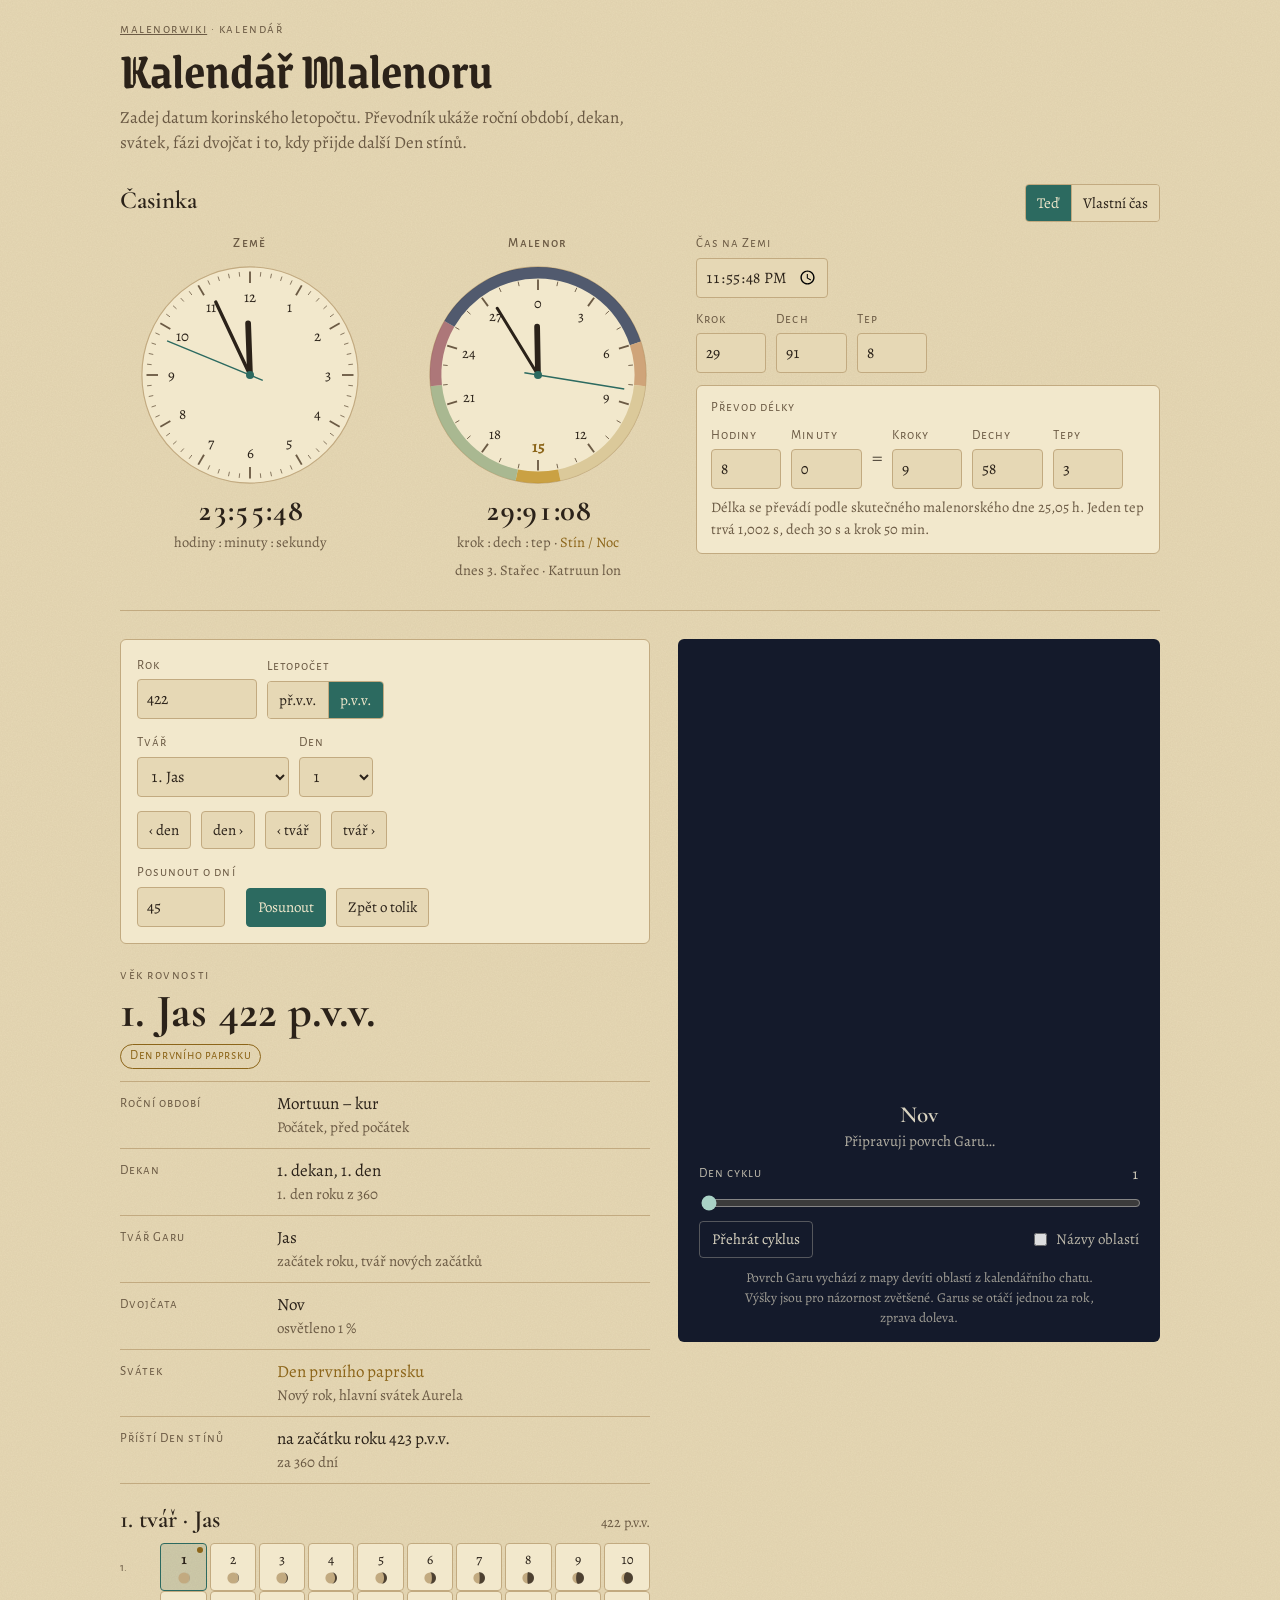
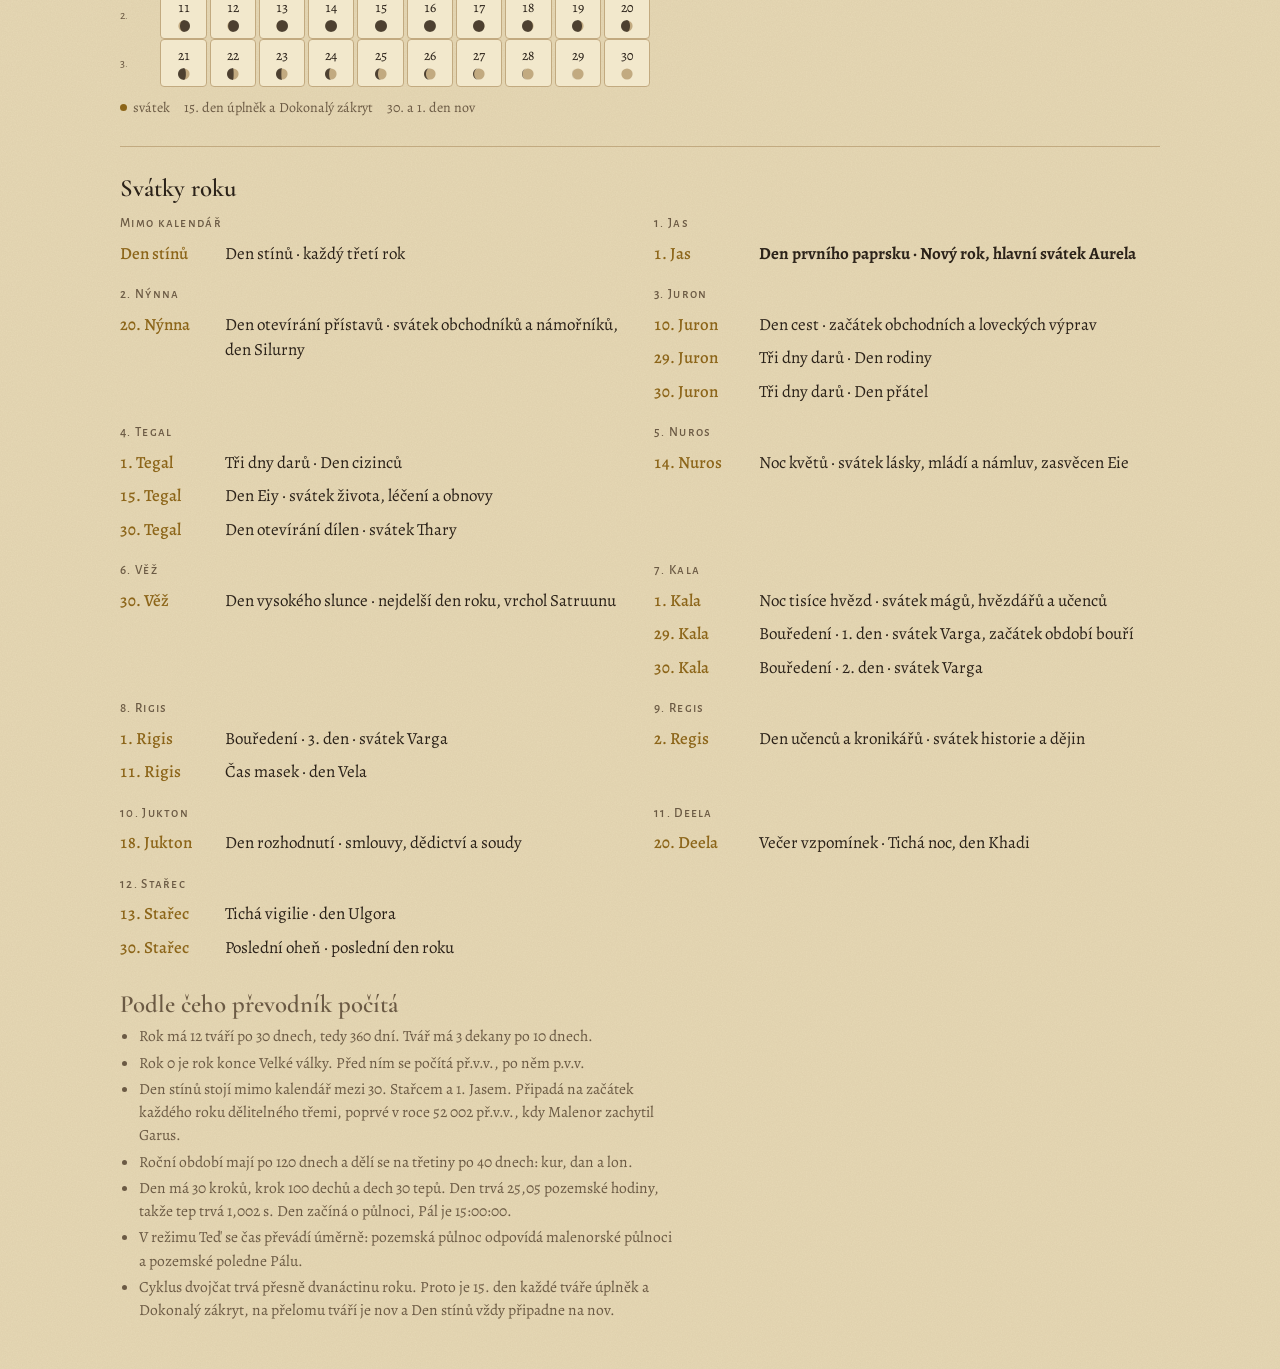
<file: kalendar.html>
<!doctype html>
<html lang="cs">
<head>
<meta charset="utf-8">
<meta name="viewport" content="width=device-width,initial-scale=1,viewport-fit=cover">
<style>:root{padding-top:env(safe-area-inset-top,0px);padding-bottom:env(safe-area-inset-bottom,0px)}body{margin:0}img{max-width:100%}[hidden]{display:none!important}</style>
</head>
<body>
<script>if (/[?&]embed\b/.test(location.search)) document.documentElement.classList.add("embed");</script>
<title>Kalendář Malenoru</title>
<meta name="claude:viewport-fit-sides" content="cover">
<link rel="preconnect" href="https://fonts.googleapis.com">
<link rel="preconnect" href="https://fonts.gstatic.com" crossorigin>
<link rel="stylesheet" href="https://fonts.googleapis.com/css2?family=Grenze+Gotisch:wght@600;700&family=Cormorant+Garamond:wght@500;600;700&family=Alegreya:ital,wght@0,400;0,500;0,700;1,400&family=Alegreya+Sans+SC:wght@500;700&display=swap">
<style>
/* Layout: almanach v jednom sloupci; na širokém displeji vlevo datum a údaje, vpravo noční obloha s dvojčaty. */
:root{
  --bg:#e6d8b5;          /* pergamen */
  --surface:#f2e8cc;
  --ink:#2b2219;         /* duběnkový inkoust */
  --muted:#6b5a44;
  --rule:#c2aa80;
  --accent:#2c6a60;      /* zoxidovaná měď */
  --accent-ink:#f2e8cc;
  --gold:#8c6519;        /* svátky */
  --sky:#141a2b;         /* obloha je noční v obou motivech */
  --sky-ink:#d9d3c0;
  --sky-line:#d9d3c055;
  --sky-accent:#a9d2c6;
  --sel:#2c6a6022;
  --pd-night:#36425e;--pd-dawn:#c9986a;--pd-morn:#d8c592;--pd-noon:#c3962c;--pd-aft:#9db188;--pd-dusk:#a2646b;
  --font-title:"Grenze Gotisch","Cormorant Garamond",Garamond,serif;
  --font-display:"Cormorant Garamond","Cormorant",Garamond,"Times New Roman",serif;
  --font-body:"Alegreya",Georgia,"Times New Roman",serif;
  --font-label:"Alegreya Sans SC","Alegreya Sans","Gill Sans",system-ui,sans-serif;
}
@media (prefers-color-scheme: dark){
  :root:not([data-theme="light"]){
    --bg:#16110d;--surface:#211a14;--ink:#eadcbc;--muted:#a8977b;--rule:#3b3024;
    --accent:#7cc0b0;--accent-ink:#16110d;--gold:#d6b25e;--sky:#0a0d16;--sky-ink:#d9d3c0;--sel:#7cc0b025;
    --pd-night:#3b4868;--pd-dawn:#b8895c;--pd-morn:#b4a473;--pd-noon:#d6b25e;--pd-aft:#7e9876;--pd-dusk:#9a5b66;
    color-scheme:dark;
  }
}
:root[data-theme="dark"]{
  --bg:#16110d;--surface:#211a14;--ink:#eadcbc;--muted:#a8977b;--rule:#3b3024;
  --accent:#7cc0b0;--accent-ink:#16110d;--gold:#d6b25e;--sky:#0a0d16;--sky-ink:#d9d3c0;--sel:#7cc0b025;
  --pd-night:#3b4868;--pd-dawn:#b8895c;--pd-morn:#b4a473;--pd-noon:#d6b25e;--pd-aft:#7e9876;--pd-dusk:#9a5b66;
  color-scheme:dark;
}
*{box-sizing:border-box}
body{
  background:var(--bg);color:var(--ink);font-family:var(--font-body);font-size:17px;line-height:1.5;
  padding-left:max(16px,env(safe-area-inset-left,0px));padding-right:max(16px,env(safe-area-inset-right,0px));
  padding-block:20px 48px;
}
body{background-image:url("data:image/svg+xml;utf8,<svg xmlns='http://www.w3.org/2000/svg' width='220' height='220'><filter id='p'><feTurbulence type='fractalNoise' baseFrequency='.8' numOctaves='3' stitchTiles='stitch'/><feColorMatrix values='0 0 0 0 .35  0 0 0 0 .25  0 0 0 0 .12  0 0 0 .11 0'/></filter><rect width='100%' height='100%' filter='url(%23p)'/></svg>")}
.wrap{max-width:1040px;margin:0 auto;display:flex;flex-direction:column;gap:28px}
header{display:flex;flex-direction:column;gap:4px}
.eyebrow{font-family:var(--font-label);font-size:13px;letter-spacing:.12em;color:var(--muted);text-transform:lowercase}
h1{font-family:var(--font-title);font-weight:600;font-size:clamp(2.1rem,6vw,3.2rem);line-height:1;margin:0;text-wrap:balance}
h2{font-family:var(--font-display);font-weight:600;font-size:1.55rem;line-height:1.1;margin:0;text-wrap:balance}
.lede{margin:6px 0 0;color:var(--muted);max-width:60ch}

.grid{display:grid;grid-template-columns:1fr;gap:28px;align-items:start}
@media (min-width:860px){.grid{grid-template-columns:minmax(0,1.1fr) minmax(0,1fr)}}
.col{display:flex;flex-direction:column;gap:22px;min-width:0}

/* ovládání */
.controls{display:flex;flex-direction:column;gap:14px;padding:16px;background:var(--surface);border:1px solid var(--rule);border-radius:6px}
.row{display:flex;flex-wrap:wrap;gap:10px;align-items:end}
.field{display:flex;flex-direction:column;gap:4px;min-width:0}
.field label,.lbl{font-family:var(--font-label);font-size:13px;letter-spacing:.08em;color:var(--muted)}
input,select,button{font:inherit;color:inherit}
input[type=number],select{
  background:var(--bg);border:1px solid var(--rule);border-radius:4px;padding:7px 9px;font-size:16px;
  font-variant-numeric:tabular-nums;min-width:0
}
#year{width:7.5em}
#month{width:9.5em}
#day{width:4.6em}
#shiftN{width:5.5em}
.seg{display:inline-flex;border:1px solid var(--rule);border-radius:4px;overflow:hidden}
.seg button{background:var(--bg);border:0;padding:7px 11px;font-size:15px;cursor:pointer}
.seg button+button{border-left:1px solid var(--rule)}
.seg button[aria-pressed="true"]{background:var(--accent);color:var(--accent-ink)}
.btn{background:var(--bg);border:1px solid var(--rule);border-radius:4px;padding:7px 11px;font-size:15px;cursor:pointer;white-space:nowrap}
.btn:hover{border-color:var(--accent)}
.btn.primary{background:var(--accent);color:var(--accent-ink);border-color:var(--accent)}
:focus-visible{outline:2px solid var(--accent);outline-offset:2px}

/* výsledek */
.date-line{display:flex;flex-direction:column;gap:2px}
.date-big{font-family:var(--font-display);font-weight:700;font-size:clamp(2rem,7vw,2.9rem);line-height:1.05;text-wrap:balance}
.chips{display:flex;flex-wrap:wrap;gap:6px;margin-top:6px}
.chip{font-family:var(--font-label);font-size:12.5px;letter-spacing:.06em;padding:2px 9px;border-radius:999px;border:1px solid var(--rule);color:var(--muted)}
.chip.gold{border-color:var(--gold);color:var(--gold)}
.chip.acc{border-color:var(--accent);color:var(--accent)}
.facts{display:flex;flex-direction:column;margin:0;border-top:1px solid var(--rule)}
.fact{display:grid;grid-template-columns:8.5em minmax(0,1fr);gap:12px;padding:9px 0;border-bottom:1px solid var(--rule)}
.fact dt{font-family:var(--font-label);font-size:13px;letter-spacing:.08em;color:var(--muted);padding-top:3px}
.fact dd{margin:0;min-width:0}
.fact dd small{display:block;color:var(--muted);font-size:15px}
.fact.holiday dd{color:var(--gold)}
@media (max-width:420px){.fact{grid-template-columns:1fr;gap:0}}

/* měsíční pohled */
.month{display:flex;flex-direction:column;gap:10px}
.month-head{display:flex;justify-content:space-between;align-items:baseline;gap:10px;flex-wrap:wrap}
.month-head small{color:var(--muted)}
.dekan{display:grid;grid-template-columns:2.2em repeat(10,minmax(0,1fr));gap:3px;align-items:stretch}
.dekan .dk{font-family:var(--font-label);font-size:12px;color:var(--muted);display:flex;align-items:center;letter-spacing:.04em}
.day{
  position:relative;display:flex;flex-direction:column;align-items:center;gap:2px;padding:5px 0 6px;
  background:var(--surface);border:1px solid var(--rule);border-radius:4px;cursor:pointer;min-width:0;
  font-variant-numeric:tabular-nums;font-size:14px
}
.day:hover{border-color:var(--accent)}
.day[aria-current="date"]{background:var(--sel);border-color:var(--accent);font-weight:700}
.day .hd{position:absolute;top:3px;right:3px;width:6px;height:6px;border-radius:50%;background:var(--gold)}
.day svg{display:block}
.ds-day{align-self:flex-start;display:inline-flex;gap:8px;align-items:center;background:var(--surface);border:1px dashed var(--gold);color:var(--gold);border-radius:4px;padding:5px 10px;cursor:pointer;font-size:15px}
.ds-day[aria-current="date"]{background:var(--sel);font-weight:700}
.legend{display:flex;flex-wrap:wrap;gap:14px;font-size:14px;color:var(--muted)}
.legend span{display:inline-flex;align-items:center;gap:6px}
.legend i{width:7px;height:7px;border-radius:50%;background:var(--gold);display:inline-block}

/* obloha */
.sky{background:var(--sky);color:var(--sky-ink);border-radius:6px;padding:14px;display:flex;flex-direction:column;gap:10px}
.sky canvas{width:100%;max-width:440px;aspect-ratio:1/1;align-self:center;display:block}
.sky-caption{display:flex;flex-direction:column;gap:2px;text-align:center}
.sky-caption strong{font-family:var(--font-display);font-size:1.45rem;font-weight:600;line-height:1.1}
.sky-caption span{font-size:15px;opacity:.82}
.sky-note{font-size:13.5px;opacity:.7;text-align:center;margin:0;max-width:52ch;align-self:center}
.sky-controls{display:flex;flex-direction:column;gap:8px;width:100%;max-width:440px;align-self:center}
.sky-row{display:flex;justify-content:space-between;align-items:center;gap:10px;flex-wrap:wrap}
.sky-row label{font-family:var(--font-label);font-size:13px;letter-spacing:.08em;opacity:.85}
.sky-row output{font-variant-numeric:tabular-nums;font-size:15px}
.sky input[type=range]{width:100%;accent-color:var(--sky-accent)}
.sky-btn{background:transparent;color:var(--sky-ink);border:1px solid var(--sky-line);border-radius:4px;padding:6px 12px;font-size:15px;cursor:pointer}
.sky-btn[aria-pressed="true"]{background:var(--sky-accent);color:var(--sky);border-color:var(--sky-accent)}
.chk{display:inline-flex;gap:6px;align-items:center;font-family:var(--font-body)!important;letter-spacing:0!important;font-size:15px!important;cursor:pointer}
.sky-loading{font-size:14px;opacity:.75;text-align:center}

/* svátky roku */
.feasts{display:flex;flex-direction:column;gap:14px}
.feast-group{display:flex;flex-direction:column;gap:2px}
.feast-group h3{font-family:var(--font-label);font-size:13px;letter-spacing:.1em;color:var(--muted);margin:0 0 2px;font-weight:500}
.feast{display:flex;gap:10px;align-items:baseline;background:none;border:0;padding:3px 0;text-align:left;cursor:pointer;width:100%}
.feast b{font-variant-numeric:tabular-nums;min-width:5.6em;color:var(--gold);font-weight:500}
.feast span{min-width:0}
.feast:hover span{text-decoration:underline;text-underline-offset:3px}
@media (min-width:640px){.feasts{display:grid;grid-template-columns:repeat(2,minmax(0,1fr));gap:16px 28px}}

/* časinka */
.clocks{display:flex;flex-wrap:wrap;gap:18px 28px;align-items:flex-start}
.clock{display:flex;flex-direction:column;align-items:center;gap:6px;flex:1 1 180px;min-width:0;max-width:260px}
.clock svg{width:100%;max-width:230px;height:auto;display:block}
.clock h3{font-family:var(--font-label);font-size:13px;letter-spacing:.1em;color:var(--muted);margin:0;font-weight:500}
.digital{font-family:var(--font-display);font-weight:700;font-size:1.9rem;line-height:1;font-variant-numeric:tabular-nums;letter-spacing:.02em}
.digital-sub{font-size:14.5px;color:var(--muted);text-align:center}
.part{color:var(--gold)}
.clock-tools{display:flex;flex-direction:column;gap:12px;flex:1 1 260px;min-width:0}
.clock-tools .row{align-items:end}
.k-in{width:4.4em}
input[type=time]{background:var(--bg);border:1px solid var(--rule);border-radius:4px;padding:6px 8px;font-size:16px;font-variant-numeric:tabular-nums}
.dur{display:flex;flex-direction:column;gap:8px;padding:12px 14px;border:1px solid var(--rule);border-radius:6px;background:var(--surface)}
.dur p{margin:0;font-size:14.5px;color:var(--muted)}
.eq{font-family:var(--font-display);font-size:1.4rem;align-self:center;padding-bottom:4px}
.rules{display:flex;flex-direction:column;gap:6px;color:var(--muted);font-size:15.5px;max-width:70ch}
.rules ul{margin:0;padding-left:1.2em;display:flex;flex-direction:column;gap:3px}
section{display:flex;flex-direction:column;gap:12px}
hr{border:0;border-top:1px solid var(--rule);margin:0;width:100%}
@media (prefers-reduced-motion:reduce){*{transition:none!important}}
html.embed body{padding:0 0 8px;background:transparent}
html.embed header{display:none}
</style>

<div class="wrap">
  <header>
    <span class="eyebrow"><a href="./#/" style="color:inherit">MalenorWiki</a> · kalendář</span>
    <h1>Kalendář Malenoru</h1>
    <p class="lede">Zadej datum korinského letopočtu. Převodník ukáže roční období, dekan, svátek, fázi dvojčat i to, kdy přijde další Den stínů.</p>
  </header>

  <section aria-labelledby="clockTitle">
    <div class="month-head">
      <h2 id="clockTitle">Časinka</h2>
      <div class="seg" role="group" aria-label="Režim hodin">
        <button type="button" id="modeNow" aria-pressed="true">Teď</button>
        <button type="button" id="modeCustom" aria-pressed="false">Vlastní čas</button>
      </div>
    </div>
    <div class="clocks">
      <div class="clock">
        <h3>Země</h3>
        <svg id="earthDial" viewBox="0 0 200 200" role="img" aria-label="Pozemské hodiny"></svg>
        <div class="digital" id="earthDigital">00:00:00</div>
        <div class="digital-sub">hodiny : minuty : sekundy</div>
      </div>
      <div class="clock">
        <h3>Malenor</h3>
        <svg id="malDial" viewBox="0 0 200 200" role="img" aria-label="Malenorská časinka"></svg>
        <div class="digital" id="malDigital">00:00:00</div>
        <div class="digital-sub">krok : dech : tep · <span class="part" id="malPart">Stín</span></div>
        <div class="digital-sub" id="malToday"></div>
      </div>
      <div class="clock-tools">
        <div class="row">
          <div class="field">
            <label for="earthTime">Čas na Zemi</label>
            <input type="time" id="earthTime" step="1" value="12:00:00">
          </div>
        </div>
        <div class="row">
          <div class="field"><label for="mK">Krok</label><input type="number" class="k-in" id="mK" min="0" max="29" value="15"></div>
          <div class="field"><label for="mD">Dech</label><input type="number" class="k-in" id="mD" min="0" max="99" value="0"></div>
          <div class="field"><label for="mT">Tep</label><input type="number" class="k-in" id="mT" min="0" max="29" value="0"></div>
        </div>
        <div class="dur" role="group" aria-labelledby="durTitle">
          <span class="lbl" id="durTitle">Převod délky</span>
          <div class="row">
            <div class="field"><label for="dH">Hodiny</label><input type="number" class="k-in" id="dH" min="0" value="8"></div>
            <div class="field"><label for="dM">Minuty</label><input type="number" class="k-in" id="dM" min="0" max="59" value="0"></div>
            <span class="eq" aria-hidden="true">=</span>
            <div class="field"><label for="dK">Kroky</label><input type="number" class="k-in" id="dK" min="0"></div>
            <div class="field"><label for="dD">Dechy</label><input type="number" class="k-in" id="dD" min="0" max="99"></div>
            <div class="field"><label for="dT">Tepy</label><input type="number" class="k-in" id="dT" min="0" max="29"></div>
          </div>
          <p>Délka se převádí podle skutečného malenorského dne 25,05 h. Jeden tep trvá 1,002 s, dech 30 s a krok 50 min.</p>
        </div>
      </div>
    </div>
  </section>

  <hr>

  <div class="grid">
    <div class="col">
      <form class="controls" id="form" autocomplete="off">
        <div class="row">
          <div class="field">
            <label for="year">Rok</label>
            <input type="number" id="year" min="0" step="1" inputmode="numeric" value="422">
          </div>
          <div class="field">
            <span class="lbl" id="eraLbl">Letopočet</span>
            <div class="seg" role="group" aria-labelledby="eraLbl">
              <button type="button" id="eraBefore" aria-pressed="false">př.v.v.</button>
              <button type="button" id="eraAfter" aria-pressed="true">p.v.v.</button>
            </div>
          </div>
        </div>
        <div class="row">
          <div class="field">
            <label for="month">Tvář</label>
            <select id="month"></select>
          </div>
          <div class="field" id="dayField">
            <label for="day">Den</label>
            <select id="day"></select>
          </div>
        </div>
        <div class="row">
          <button type="button" class="btn" id="prevD">‹ den</button>
          <button type="button" class="btn" id="nextD">den ›</button>
          <button type="button" class="btn" id="prevM">‹ tvář</button>
          <button type="button" class="btn" id="nextM">tvář ›</button>
        </div>
        <div class="row">
          <div class="field">
            <label for="shiftN">Posunout o dní</label>
            <input type="number" id="shiftN" step="1" inputmode="numeric" value="45">
          </div>
          <button type="submit" class="btn primary" id="shiftGo">Posunout</button>
          <button type="button" class="btn" id="shiftBack">Zpět o tolik</button>
        </div>
      </form>

      <section aria-labelledby="dateBig">
        <div class="date-line">
          <span class="eyebrow" id="weekLine"></span>
          <div class="date-big" id="dateBig"></div>
          <div class="chips" id="chips"></div>
        </div>
        <dl class="facts" id="facts"></dl>
      </section>

      <section class="month" aria-labelledby="monthTitle">
        <div class="month-head">
          <h2 id="monthTitle"></h2>
          <small id="monthSub"></small>
        </div>
        <button type="button" class="ds-day" id="dsDay" hidden>Den stínů · den trojčat</button>
        <div id="dekans"></div>
        <div class="legend">
          <span><i></i> svátek</span>
          <span>15. den úplněk a Dokonalý zákryt</span>
          <span>30. a 1. den nov</span>
        </div>
      </section>
    </div>

    <div class="col">
      <div class="sky">
        <canvas id="sky" width="440" height="440" role="img" aria-label="Poloha a fáze Garu a Rigu"></canvas>
        <div class="sky-caption">
          <strong id="skyTitle"></strong>
          <span id="skySub"></span>
        </div>
        <div class="sky-controls">
          <div class="sky-row">
            <label for="cycle">Den cyklu</label>
            <output id="cycleOut" for="cycle">1</output>
          </div>
          <input type="range" id="cycle" min="1" max="30" step="0.1" value="1">
          <div class="sky-row">
            <button type="button" class="sky-btn" id="play">Přehrát cyklus</button>
            <label class="chk" for="labels"><input type="checkbox" id="labels"> Názvy oblastí</label>
          </div>
        </div>
        <p class="sky-note">Povrch Garu vychází z mapy devíti oblastí z kalendářního chatu. Výšky jsou pro názornost zvětšené. Garus se otáčí jednou za rok, zprava doleva.</p>
      </div>
    </div>
  </div>

  <hr>

  <section aria-labelledby="feastsTitle">
    <h2 id="feastsTitle">Svátky roku</h2>
    <div class="feasts" id="feasts"></div>
  </section>

  <section class="rules" aria-labelledby="rulesTitle">
    <h2 id="rulesTitle">Podle čeho převodník počítá</h2>
    <ul>
      <li>Rok má 12 tváří po 30 dnech, tedy 360 dní. Tvář má 3 dekany po 10 dnech.</li>
      <li>Rok 0 je rok konce Velké války. Před ním se počítá př.v.v., po něm p.v.v.</li>
      <li>Den stínů stojí mimo kalendář mezi 30. Stařcem a 1. Jasem. Připadá na začátek každého roku dělitelného třemi, poprvé v roce 52 002 př.v.v., kdy Malenor zachytil Garus.</li>
      <li>Roční období mají po 120 dnech a dělí se na třetiny po 40 dnech: kur, dan a lon.</li>
      <li>Den má 30 kroků, krok 100 dechů a dech 30 tepů. Den trvá 25,05 pozemské hodiny, takže tep trvá 1,002 s. Den začíná o půlnoci, Pál je 15:00:00.</li>
      <li>V režimu Teď se čas převádí úměrně: pozemská půlnoc odpovídá malenorské půlnoci a pozemské poledne Pálu.</li>
      <li>Cyklus dvojčat trvá přesně dvanáctinu roku. Proto je 15. den každé tváře úplněk a Dokonalý zákryt, na přelomu tváří je nov a Den stínů vždy připadne na nov.</li>
    </ul>
  </section>
</div>

<script type="text/plain" id="moonSrc">
// MOON START
// Model povrchu Garu podle mapy v2 (kalendářní chat) a jednoduchý renderer koule.
const MoonModel = (() => {
  const DEG = Math.PI / 180;
  function hash(i, j, k, seed){
    let h = Math.imul(i, 374761393) ^ Math.imul(j, 668265263) ^ Math.imul(k, 1274126177) ^ Math.imul(seed, 1442695041);
    h = Math.imul(h ^ (h >>> 13), 1274126177); h ^= h >>> 16;
    return (h >>> 0) / 4294967296;
  }
  function vnoise(x, y, z, seed){
    const xi = Math.floor(x), yi = Math.floor(y), zi = Math.floor(z);
    const xf = x - xi, yf = y - yi, zf = z - zi;
    const u = xf*xf*(3-2*xf), v = yf*yf*(3-2*yf), w = zf*zf*(3-2*zf);
    const c000 = hash(xi,yi,zi,seed), c100 = hash(xi+1,yi,zi,seed), c010 = hash(xi,yi+1,zi,seed), c110 = hash(xi+1,yi+1,zi,seed);
    const c001 = hash(xi,yi,zi+1,seed), c101 = hash(xi+1,yi,zi+1,seed), c011 = hash(xi,yi+1,zi+1,seed), c111 = hash(xi+1,yi+1,zi+1,seed);
    const x00 = c000 + (c100-c000)*u, x10 = c010 + (c110-c010)*u, x01 = c001 + (c101-c001)*u, x11 = c011 + (c111-c011)*u;
    const y0 = x00 + (x10-x00)*v, y1 = x01 + (x11-x01)*v;
    return (y0 + (y1-y0)*w) * 2 - 1;
  }
  function fbm(x, y, z, oct, seed){
    let s = 0, a = 0.5, f = 1;
    for (let o = 0; o < oct; o++){ s += a * vnoise(x*f, y*f, z*f, seed + o*17); a *= 0.5; f *= 2.03; }
    return s;
  }
  const sq = v => v*v;
  const sstep = (a, b, x) => { const t = Math.min(1, Math.max(0, (x - a) / (b - a))); return t*t*(3-2*t); };
  const wrapDeg = d => ((d + 540) % 360) - 180;
  function rng(seed){ return () => { seed = (Math.imul(seed, 1664525) + 1013904223) >>> 0; return seed / 4294967296; }; }

  function makeTexture(TW, TH, build){
    const N = TW*TH;
    const tex = {TW, TH, A: new Float32Array(N), H: new Float32Array(N), gE: new Float32Array(N), gN: new Float32Array(N),
      vx: new Float32Array(N), vy: new Float32Array(N), vz: new Float32Array(N), lonD: new Float32Array(N), latD: new Float32Array(N)};
    for (let j = 0; j < TH; j++){
      const lat = (0.5 - (j + 0.5) / TH) * Math.PI, cl = Math.cos(lat), sl = Math.sin(lat);
      for (let i = 0; i < TW; i++){
        const lon = (i + 0.5) / TW * 2 * Math.PI, k = j*TW + i;
        tex.vx[k] = cl*Math.sin(lon); tex.vy[k] = sl; tex.vz[k] = cl*Math.cos(lon);
        tex.lonD[k] = lon / DEG; tex.latD[k] = lat / DEG;
      }
    }
    build(tex);
    // gradienty výšky (na radián oblouku)
    const dl = 2*Math.PI/TW, dt = Math.PI/TH, H = tex.H;
    for (let j = 0; j < TH; j++){
      const cl = Math.max(0.05, Math.cos((0.5 - (j + 0.5) / TH) * Math.PI));
      const jn = Math.max(0, j-1), js = Math.min(TH-1, j+1);
      for (let i = 0; i < TW; i++){
        const ie = (i+1) % TW, iw = (i-1+TW) % TW, k = j*TW + i;
        tex.gE[k] = (H[j*TW+ie] - H[j*TW+iw]) / (2*dl*cl);
        tex.gN[k] = (H[jn*TW+i] - H[js*TW+i]) / ((js - jn) * dt);
      }
    }
    return tex;
  }

  // razítko kráteru
  function stamp(tex, lonD, latD, rD, o){
    const {TW, TH, A, H, vx, vy, vz} = tex;
    const lat = latD*DEG, lon = lonD*DEG, cx = Math.cos(lat)*Math.sin(lon), cy = Math.sin(lat), cz = Math.cos(lat)*Math.cos(lon);
    const reach = rD * 1.9, r = rD*DEG;
    const j0 = Math.max(0, Math.floor((90 - latD - reach) / 180 * TH)), j1 = Math.min(TH-1, Math.ceil((90 - latD + reach) / 180 * TH));
    const cosl = Math.max(0.04, Math.cos(Math.min(89, Math.abs(latD) + reach) * DEG));
    const span = Math.min(180, reach / cosl), i0 = Math.floor((lonD - span) / 360 * TW), i1 = Math.ceil((lonD + span) / 360 * TW);
    const depth = o.depth ?? 0.0026*rD, rim = depth * (o.rim ?? 0.35);
    for (let j = j0; j <= j1; j++) for (let ii = i0; ii <= i1; ii++){
      const i = ((ii % TW) + TW) % TW, k = j*TW + i;
      const dot = vx[k]*cx + vy[k]*cy + vz[k]*cz, ang = Math.acos(Math.min(1, Math.max(-1, dot)));
      const u = ang / r; if (u > 1.9) continue;
      let h = 0;
      if (u < 1) h -= depth * (1 - u*u);
      h += rim * Math.exp(-sq((u - 1) / 0.17));
      if (o.peak) h += depth * 0.35 * Math.exp(-sq(u / 0.14));
      H[k] = H[k] * (u < 1 ? 0.3 + 0.7*u : 1) + h;
      if (o.floor !== undefined && u < 0.9) A[k] = A[k] + (o.floor - A[k]) * sstep(0.9, 0.6, u);
      if (o.ejecta) A[k] += o.ejecta * Math.exp(-sq((u - 1.05) / 0.45));
    }
  }

  function buildGarus(tex){
    const {TW, TH, A, H, vx, vy, vz, lonD, latD} = tex, N = TW*TH;
    const D = new Float32Array(N);       // hustota kráterů
    const reg = (k, c) => {              // eliptická oblast s rozostřeným okrajem
      const dl = wrapDeg(lonD[k] - c[0]) / c[2], dt = (latD[k] - c[1]) / c[3];
      return Math.sqrt(dl*dl + dt*dt);
    };
    const JAS = [5, 2.5, 40, 32.5], MORE = [52, 17, 9.5, 7], SOUT = [81, -17, 31, 25], VEZ = [148.5, 16.5, 28.5, 21.5],
          STIN = [204, -4, 34, 28], POLE = [262.5, -2.5, 32.5, 35.5], STAREC = [310, -2.5, 30, 29.5];
    const ZLOM = [[[212,23],[240,8],[265,-4],[290,-15],[307,-25]], [[268,-5],[283,14]]];
    for (let k = 0; k < N; k++){
      const x = vx[k], y = vy[k], z = vz[k];
      const n1 = fbm(x*2.6, y*2.6, z*2.6, 4, 11), edge = fbm(x*5, y*5, z*5, 3, 23) * 0.34;
      let a = 0.60 + 0.08*n1 + 0.035*fbm(x*11, y*11, z*11, 2, 31);
      let h = 0.0022*fbm(x*5, y*5, z*5, 3, 41) + 0.0010*fbm(x*18, y*18, z*18, 2, 43);
      let dens = 1;
      // Klidné pláně Jasu
      let m = 1 - sstep(0.7, 1.05, reg(k, JAS) + edge);
      a += 0.07*m; h *= 1 - 0.65*m; dens *= 1 - 0.75*m;
      // Údolí soutěsek
      m = 1 - sstep(0.7, 1.05, reg(k, SOUT) + edge);
      if (m > 0){
        const rdg = 1 - Math.abs(fbm(x*6.5, y*9, z*6.5, 4, 53)), c = Math.pow(rdg, 11);
        const rdg2 = 1 - Math.abs(fbm(x*13, y*16, z*13, 3, 57)), c2 = Math.pow(rdg2, 14);
        h -= m*(0.016*c + 0.007*c2); a -= m*(0.10*c + 0.05*c2);
      }
      // Pohoří Věže
      m = 1 - sstep(0.7, 1.05, reg(k, VEZ) + edge);
      if (m > 0){
        const r1 = Math.pow(1 - Math.abs(fbm(x*7, y*7, z*7, 5, 61)), 3);
        h += m*0.008*r1; a += m*0.04*r1; dens *= 1 - 0.4*m;
      }
      // Moře stínů
      m = 1 - sstep(0.72, 1.02, reg(k, STIN) + edge*1.2);
      if (m > 0){ a = a + (0.105 + 0.025*n1 - a)*m; h = h + (-0.004 + 0.0004*n1 - h)*m; dens *= 1 - 0.8*m; }
      // malé moře Nýnny
      m = 1 - sstep(0.65, 1.05, reg(k, MORE) + edge*1.3);
      if (m > 0){ a = a + (0.30 + 0.03*n1 - a)*m; h *= 1 - m; dens *= 1 - 0.7*m; }
      // Pole kráterů
      m = 1 - sstep(0.7, 1.05, reg(k, POLE) + edge);
      dens *= 1 + 5*m;
      // Vrásy Starce
      m = 1 - sstep(0.7, 1.05, reg(k, STAREC) + edge);
      if (m > 0){
        const w = Math.pow(1 - Math.abs(fbm(x*13, y*3.8, z*13, 4, 71)), 6);
        const w2 = Math.pow(1 - Math.abs(fbm(x*24, y*7, z*24, 3, 73)), 9);
        h += m*(0.010*w - 0.006*w2); a += m*(-0.06 + 0.04*w - 0.05*w2);
      }
      // Velký zlom
      const lo = lonD[k], la = latD[k];
      if (lo > 200 && lo < 320 && la > -35 && la < 32){
        let best = 99;
        for (const path of ZLOM) for (let s = 0; s < path.length - 1; s++){
          const [ax, ay] = path[s], [bx, by] = path[s+1];
          const cl = Math.cos(la*DEG), px = (lo - ax)*cl, py = la - ay, qx = (bx - ax)*cl, qy = by - ay;
          const t = Math.max(0, Math.min(1, (px*qx + py*qy) / (qx*qx + qy*qy)));
          const dx = px - t*qx, dy = py - t*qy; best = Math.min(best, Math.sqrt(dx*dx + dy*dy));
        }
        best += 1.6*fbm(x*7, y*7, z*7, 3, 81);
        const wid = 0.9 + 0.7*(fbm(x*3, y*3, z*3, 2, 83) + 0.5);
        const tr = Math.exp(-sq(best / wid));
        h += -0.012*tr + 0.003*Math.exp(-sq((best - 1.8*wid) / 0.8)); a -= 0.07*tr;
      }
      A[k] = a; H[k] = h; D[k] = dens;
    }
    // krátery
    const R = rng(1234);
    for (let c = 0; c < 2600; c++){
      const zz = R()*2 - 1, ph = R()*360, latC = Math.asin(zz) / DEG, lonC = ph;
      const rad = Math.min(4.2, 0.22 * Math.pow(R(), -0.62));
      const i = Math.floor(lonC/360*TW) % TW, j = Math.min(TH-1, Math.floor((90 - latC)/180*TH));
      if (R() > Math.min(1, 0.28 * D[j*TW + i])) continue;
      const young = R() < 0.18;
      stamp(tex, lonC, latC, rad, {depth: 0.0026*rad*(young ? 1.1 : 0.45 + 0.4*R()), peak: rad > 2.4, ejecta: young ? 0.10 : 0});
    }
    // pojmenované útvary
    stamp(tex, 318, 4, 5.5, {depth: 0.019, rim: 0.4, peak: true, floor: 0.26});            // kráter Starce
    stamp(tex, 108, 72, 4.5, {depth: 0.013, peak: true, ejecta: 0.22, floor: 0.7});         // Severní paprskový kráter
    stamp(tex, 226, 20, 3.2, {depth: 0.006}); stamp(tex, 233, 12, 2.6, {depth: 0.005}); stamp(tex, 217, 25, 2.8, {depth: 0.005});
    // paprsky severního kráteru
    const c0 = {lat: 72*DEG, lon: 108*DEG}, cxv = Math.cos(c0.lat)*Math.sin(c0.lon), cyv = Math.sin(c0.lat), czv = Math.cos(c0.lat)*Math.cos(c0.lon);
    const ex = [Math.cos(c0.lon), 0, -Math.sin(c0.lon)], nx = [-Math.sin(c0.lat)*Math.sin(c0.lon), Math.cos(c0.lat), -Math.sin(c0.lat)*Math.cos(c0.lon)];
    const RR = rng(77), rays = Array.from({length: 11}, () => [RR()*2*Math.PI, 1.2 + RR()*1.6, 18 + RR()*30]);
    for (let k = 0; k < N; k++){
      if (latD[k] < 5) continue;
      const dot = vx[k]*cxv + vy[k]*cyv + vz[k]*czv, ang = Math.acos(Math.min(1, Math.max(-1, dot))) / DEG;
      if (ang < 4 || ang > 62) continue;
      const dx = vx[k] - cxv, dy = vy[k] - cyv, dz = vz[k] - czv;
      const th = Math.atan2(dx*ex[0] + dy*ex[1] + dz*ex[2], dx*nx[0] + dy*nx[1] + dz*nx[2]);
      let s = 0;
      for (const [t0, wdeg, len] of rays){
        let d = Math.abs(th - t0); d = Math.min(d, 2*Math.PI - d);
        const across = d * ang;                    // šířka paprsku ve stupních oblouku
        s += Math.exp(-sq(across / (wdeg * (1 + ang/40)))) * Math.exp(-ang / len);
      }
      const brk = 0.5 + 0.5*sstep(-0.2, 0.35, fbm(vx[k]*14, vy[k]*14, vz[k]*14, 2, 91));
      A[k] += 0.15 * Math.min(1.1, s) * brk * sstep(4, 7, ang);
    }
    // Pohoří Věže: hlavní vrchol ze světlé skály
    for (let k = 0; k < N; k++){
      const dl = wrapDeg(lonD[k] - 153) * Math.cos(latD[k]*DEG), dt = latD[k] - 17;
      const d2 = dl*dl/(0.95*0.95) + dt*dt/(1.5*1.5);
      if (d2 > 30) continue;
      const g = Math.exp(-d2);
      H[k] += 0.075*g + 0.008*Math.exp(-d2/6); A[k] += (0.84 - A[k]) * Math.min(1, g*1.2);
    }
    // světlý útvar v malém moři
    for (let k = 0; k < N; k++){
      const dl = wrapDeg(lonD[k] - 55) * Math.cos(latD[k]*DEG), dt = latD[k] - 20, d = Math.sqrt(dl*dl + dt*dt);
      if (d > 4) continue;
      const g = 1 - sstep(0.8, 1.6, d);
      A[k] += (0.97 - A[k]) * g; H[k] += 0.0015*g;
    }
    for (let k = 0; k < N; k++) A[k] = Math.max(0.05, Math.min(1, A[k]));
  }

  function buildRigus(tex){
    const {TW, TH, A, H, vx, vy, vz} = tex, N = TW*TH;
    for (let k = 0; k < N; k++){
      const x = vx[k], y = vy[k], z = vz[k], n = fbm(x*2.2, y*2.2, z*2.2, 4, 101);
      let a = 0.53 + 0.08*n;
      const mare = sstep(0.12, 0.3, fbm(x*1.6, y*1.6, z*1.6, 3, 107));
      a -= 0.2*mare;
      A[k] = a; H[k] = 0.003*fbm(x*6, y*6, z*6, 4, 109) - 0.002*mare;
    }
    const R = rng(55);
    for (let c = 0; c < 500; c++){
      const zz = R()*2 - 1, latC = Math.asin(zz) / DEG, lonC = R()*360, rad = Math.min(9, 0.6*Math.pow(R(), -0.6));
      stamp(tex, lonC, latC, rad, {depth: 0.0018*rad, peak: rad > 5, ejecta: R() < 0.15 ? 0.1 : 0});
    }
    for (let k = 0; k < N; k++) A[k] = Math.max(0.05, Math.min(1, A[k]));
  }

  // bilineární vzorek
  function sample(tex, arr, lon, lat){
    const {TW, TH} = tex;
    let u = (lon / (2*Math.PI)) * TW - 0.5; u = ((u % TW) + TW) % TW;
    let v = (0.5 - lat / Math.PI) * TH - 0.5; v = Math.max(0, Math.min(TH - 1.001, v));
    const i0 = Math.floor(u), j0 = Math.floor(v), fu = u - i0, fv = v - j0, i1 = (i0 + 1) % TW, j1 = j0 + 1 < TH ? j0 + 1 : j0;
    const a = arr[j0*TW + i0], b = arr[j0*TW + i1], c = arr[j1*TW + i0], d = arr[j1*TW + i1];
    return (a + (b - a)*fu) + ((c + (d - c)*fu) - (a + (b - a)*fu))*fv;
  }
  function heightAt(tex, lon, lat){
    const {TW, TH} = tex;
    let i = Math.floor((lon / (2*Math.PI)) * TW); i = ((i % TW) + TW) % TW;
    const j = Math.max(0, Math.min(TH - 1, Math.floor((0.5 - lat / Math.PI) * TH)));
    return tex.H[j*TW + i];
  }

  // vykreslí kouli do RGBA bufferu velikosti S×S
  // L = směr ke Slunci v souřadnicích pohledu (x vpravo, y nahoru, z k pozorovateli)
  function render(tex, S, rot, L, o){
    const out = new Uint8ClampedArray(S*S*4), R = S/2;
    const ambBase = o.ambient ?? 0.02, tint = o.tint || [1, 0.975, 0.92];
    const bump = o.bump ?? 1, exag = o.exag ?? 1;
    const C = o.caster; // {x,y,z,umbra,pen} v poloměrech tělesa
    for (let py = 0; py < S; py++){
      const y = 1 - (py + 0.5) / R;
      for (let px = 0; px < S; px++){
        const x = (px + 0.5) / R - 1, rr = x*x + y*y;
        if (rr > 1.0) continue;
        const z = Math.sqrt(1 - rr), dl = Math.atan2(x, z), lat = Math.asin(y), lon = rot + dl;
        const A = sample(tex, tex.A, lon, lat);
        const bz = bump * sstep(0.02, 0.4, z);
        const gE = sample(tex, tex.gE, lon, lat) * bz, gN = sample(tex, tex.gN, lon, lat) * bz;
        const cdl = Math.cos(dl), sdl = Math.sin(dl), cla = Math.cos(lat), sla = Math.sin(lat);
        let nx = x - gE*cdl - gN*(-sla*sdl), ny = y - gN*cla, nz = z - gE*(-sdl) - gN*(-sla*cdl);
        const nl = Math.hypot(nx, ny, nz); nx /= nl; ny /= nl; nz /= nl;
        const mu0g = x*L[0] + y*L[1] + z*L[2];
        let mu0 = Math.max(nx*L[0] + ny*L[1] + nz*L[2], 0.25*mu0g);
        const mu = Math.max(0.08, nz);
        let I = 0;
        if (mu0 > 0 && mu0g > -0.12){
          I = 0.78 * (2*mu0/(mu0 + mu)) + 0.22*1.5*mu0;
          I *= sstep(-0.12, 0.04, mu0g);
          // vržené stíny u terminátoru
          if (o.cast && mu0g < 0.32 && nz > 0.12){
            const h0 = sample(tex, tex.H, lon, lat) * exag + 0.0015;
            const P0 = x*(1 + h0), P1 = y*(1 + h0), P2 = z*(1 + h0);
            for (let s = 0; s < 36; s++){
              const t = 0.006 + 0.0072*s;
              const Q0 = P0 + t*L[0], Q1 = P1 + t*L[1], Q2 = P2 + t*L[2];
              const q = Math.hypot(Q0, Q1, Q2);
              if (q > 1.06) break;
              const hs = sample(tex, tex.H, rot + Math.atan2(Q0, Q2), Math.asin(Q1 / q)) * exag;
              if (q < 1 + hs){ I *= 0.12; break; }
            }
          }
          // stín Riguse na Garu
          if (C){
            const wx = C.x - x, wy = C.y - y, wz = C.z - z, along = wx*L[0] + wy*L[1] + wz*L[2];
            if (along > 0){
              const perp = Math.sqrt(Math.max(0, wx*wx + wy*wy + wz*wz - along*along));
              if (perp < C.umbra) I *= 0.06 + 0.94*sstep(C.umbra*0.75, C.umbra, perp) * 0.7;
              else I *= 1 - 0.32*(1 - sstep(C.umbra, C.pen, perp));
            }
          }
        }
        I = A*I + A*ambBase;
        const v = Math.pow(Math.max(0, I), 0.82) * 255;
        const edge = Math.min(1, (1 - Math.sqrt(rr)) * R * 1.2);
        const k = (py*S + px)*4;
        out[k] = v*tint[0]; out[k+1] = v*tint[1]; out[k+2] = v*tint[2]; out[k+3] = 255*edge;
      }
    }
    return out;
  }

  let garus = null, rigus = null;
  return {
    DEG,
    ready: () => !!garus,
    build(){
      if (!garus) garus = makeTexture(1024, 512, buildGarus);
      if (!rigus) rigus = makeTexture(256, 128, buildRigus);
    },
    // f: 0 nov, 0.5 úplněk; rotDeg: centrální poledník Garu
    sunDir: f => [Math.sin(2*Math.PI*f), 0, -Math.cos(2*Math.PI*f)],
    renderGarus: (S, rotDeg, L, caster, amb) => render(garus, S, rotDeg*DEG, L, {cast: true, caster, ambient: amb}),
    renderRigus: (S, L, amb) => render(rigus, S, 0, L, {cast: false, ambient: amb, tint: [0.98, 0.96, 0.93]}),
    FEATURES: [
      ["Klidné pláně Jasu", 5, 5], ["Malé moře a světlý útvar", 53, 18], ["Údolí soutěsek", 82, -14],
      ["Severní paprskový kráter", 108, 72], ["Pohoří Věže", 153, 17], ["Moře stínů", 203, -6],
      ["Velký zlom", 248, 4], ["Pole kráterů", 262, -16], ["Vrásy Starce", 318, 4]
    ]
  };
})();
// MOON END

</script>

<script>
// ENGINE START
const CAPTURE = -52002;           // rok zachycení Garu, první Den stínů
const MONTHS = [
  ["Jas","začátek roku, tvář nových začátků"],
  ["Nýnna","láska, rodina, plodnost"],
  ["Juron","lov, odvaha, cestování"],
  ["Tegal","práce, řemeslo, budování"],
  ["Nuros","obchod, bohatství, moře"],
  ["Věž","vrchol roku, moc, prosperita, velikost"],
  ["Kala","magie, sny, tajemství"],
  ["Rigis","síla, ambice, vláda"],
  ["Regis","moudrost, tradice"],
  ["Jukton","osud, změna, čas rozhodnutí"],
  ["Deela","vzpomínky, smíření"],
  ["Stařec","konec roku, úcta ke stáří, uzavření roku"]
];
const SEASONS = [
  {name:"Mortuun", gloss:"Počátek", parts:["před počátek","vrcholný počátek","po počátek"]},
  {name:"Satruun", gloss:"Sílení", parts:["před sílení","vrcholné sílení","po sílení"]},
  {name:"Katruun", gloss:"Odpočinek", parts:["před odpočinek","vrcholný odpočinek","po odpočinek"]}
];
const THIRDS = ["kur","dan","lon"];
const FEASTS = [
  [0,1,"Den prvního paprsku","Nový rok, hlavní svátek Aurela"],
  [1,20,"Den otevírání přístavů","svátek obchodníků a námořníků, den Silurny"],
  [2,10,"Den cest","začátek obchodních a loveckých výprav"],
  [2,29,"Tři dny darů · Den rodiny",""],
  [2,30,"Tři dny darů · Den přátel",""],
  [3,1,"Tři dny darů · Den cizinců",""],
  [3,15,"Den Eiy","svátek života, léčení a obnovy"],
  [3,30,"Den otevírání dílen","svátek Thary"],
  [4,14,"Noc květů","svátek lásky, mládí a námluv, zasvěcen Eie"],
  [5,30,"Den vysokého slunce","nejdelší den roku, vrchol Satruunu"],
  [6,1,"Noc tisíce hvězd","svátek mágů, hvězdářů a učenců"],
  [6,29,"Bouředení · 1. den","svátek Varga, začátek období bouří"],
  [6,30,"Bouředení · 2. den","svátek Varga"],
  [7,1,"Bouředení · 3. den","svátek Varga"],
  [7,11,"Čas masek","den Vela"],
  [8,2,"Den učenců a kronikářů","svátek historie a dějin"],
  [9,18,"Den rozhodnutí","smlouvy, dědictví a soudy"],
  [10,20,"Večer vzpomínek","Tichá noc, den Khadi"],
  [11,13,"Tichá vigilie","den Ulgora"],
  [11,30,"Poslední oheň","poslední den roku"]
];
const SHADOW_FEAST = ["Den stínů","den trojčat, Triarchové obnovují slib jednoty"];

const mod = (a,n) => ((a % n) + n) % n;
const hasShadow = y => y >= CAPTURE && mod(y,3) === 0;
function leapsBefore(y){ return y <= CAPTURE ? 0 : Math.floor((y - 1 - CAPTURE) / 3) + 1; }
function yearStart(y){ return 360 * (y - CAPTURE) + leapsBefore(y); }   // absolutní den začátku roku
// datum: {y, m, d}; m = -1 znamená Den stínů
function toAbs(t){
  const s = yearStart(t.y);
  if (t.m === -1) return s;
  return s + (hasShadow(t.y) ? 1 : 0) + t.m * 30 + (t.d - 1);
}
function fromAbs(a){
  let y = CAPTURE + Math.floor(a / (1081/3));
  while (yearStart(y) > a) y--;
  while (yearStart(y + 1) <= a) y++;
  let r = a - yearStart(y);
  if (hasShadow(y)){ if (r === 0) return {y, m:-1, d:0}; r -= 1; }
  return {y, m: Math.floor(r / 30), d: (r % 30) + 1};
}
function describe(t){
  const abs = toAbs(t);
  const garus = abs >= 0;                       // Garus je na obloze od prvního Dne stínů
  const isDS = t.m === -1;
  const doy = isDS ? 0 : t.m * 30 + t.d;
  const season = isDS ? null : Math.floor((doy - 1) / 120);
  const third = isDS ? null : Math.floor(((doy - 1) % 120) / 40);
  const f = isDS ? 0 : (t.d % 30) / 30;        // 0 nov, 0.5 úplněk
  const illum = (1 - Math.cos(2 * Math.PI * f)) / 2;
  const rot = mod((isDS ? 0 : t.m * 30 + t.d) - 15, 360);
  let ny = t.y + 1; while (!(hasShadow(ny))) ny++;
  if (ny < CAPTURE) ny = CAPTURE;
  const nextDS = {y: ny, m: -1, d: 0};
  const feasts = isDS ? [SHADOW_FEAST] : FEASTS.filter(x => x[0] === t.m && x[1] === t.d).map(x => [x[2], x[3]]);
  return {abs, garus, isDS, doy, season, third, f, illum, rot, nextDS, daysToNext: toAbs(nextDS) - abs, feasts,
    dekan: isDS ? null : Math.floor((t.d - 1) / 10) + 1, dayInDekan: isDS ? null : (t.d - 1) % 10 + 1};
}
function phaseName(t){
  if (t.m === -1) return "Nov · zatmění Slunce";
  const d = t.d;
  if (d === 30 || d === 1) return "Nov";
  if (d <= 6) return "Dorůstající srpek";
  if (d <= 8) return "První čtvrť";
  if (d <= 14) return "Dorůstající";
  if (d === 15) return "Úplněk · Dokonalý zákryt";
  if (d <= 21) return "Couvající";
  if (d <= 23) return "Poslední čtvrť";
  return "Couvající srpek";
}
function fmtNum(n){ return String(n).replace(/\B(?=(\d{3})+(?!\d))/g, " "); }
function fmtYear(y){ return y < 0 ? fmtNum(-y) + " př.v.v." : fmtNum(y) + " p.v.v."; }
function fmtDate(t){ return t.m === -1 ? "Den stínů " + fmtYear(t.y) : t.d + ". " + MONTHS[t.m][0] + " " + fmtYear(t.y); }
// ENGINE END

// --- stav ---
let cur = {y:422, m:0, d:1};
try { const s = JSON.parse(localStorage.getItem("malenor-cal") || "null"); if (s && Number.isInteger(s.y)) cur = s; } catch(e){}

const $ = id => document.getElementById(id);
const yearIn = $("year"), monthIn = $("month"), dayIn = $("day");

for (let d = 1; d <= 30; d++){ const o = document.createElement("option"); o.value = d; o.textContent = d; dayIn.append(o); }

function setDate(t){
  if (t.m === -1 && !hasShadow(t.y)) t = {y:t.y, m:0, d:1};
  cur = t;
  try { localStorage.setItem("malenor-cal", JSON.stringify(cur)); } catch(e){}
  render();
}
function readForm(){
  let n = parseInt(yearIn.value, 10); if (!Number.isFinite(n) || n < 0) n = 0;
  const before = $("eraBefore").getAttribute("aria-pressed") === "true";
  const y = before ? -n : n;
  const m = parseInt(monthIn.value, 10);
  return {y, m, d: m === -1 ? 0 : parseInt(dayIn.value, 10)};
}
yearIn.addEventListener("change", () => setDate(readForm()));
monthIn.addEventListener("change", () => setDate(readForm()));
dayIn.addEventListener("change", () => setDate(readForm()));
$("eraBefore").addEventListener("click", () => { $("eraBefore").setAttribute("aria-pressed","true"); $("eraAfter").setAttribute("aria-pressed","false"); setDate(readForm()); });
$("eraAfter").addEventListener("click", () => { $("eraAfter").setAttribute("aria-pressed","true"); $("eraBefore").setAttribute("aria-pressed","false"); setDate(readForm()); });
const shift = n => setDate(fromAbs(toAbs(cur) + n));
$("prevD").onclick = () => shift(-1);
$("nextD").onclick = () => shift(1);
function shiftMonth(k){
  if (cur.m === -1){ setDate(k > 0 ? {y:cur.y, m:0, d:1} : {y:cur.y - 1, m:11, d:30}); return; }
  let m = cur.m + k, y = cur.y;
  if (m < 0){ m = 11; y--; } if (m > 11){ m = 0; y++; }
  setDate({y, m, d:cur.d});
}
$("prevM").onclick = () => shiftMonth(-1);
$("nextM").onclick = () => shiftMonth(1);
$("form").addEventListener("submit", e => { e.preventDefault(); const n = parseInt($("shiftN").value,10); if (Number.isFinite(n)) shift(n); });
$("shiftBack").onclick = () => { const n = parseInt($("shiftN").value,10); if (Number.isFinite(n)) shift(-n); };

// --- fáze jako SVG cesta (osvětlená část kotouče) ---
function litInterval(f, w){
  const k = Math.cos(2 * Math.PI * f);
  return f <= 0.5 ? [k * w, w] : [-w, -k * w];
}
function phaseSVG(f, r){
  const pts = [], back = [];
  for (let i = 0; i <= 16; i++){
    const y = -r + (2 * r * i) / 16, w = Math.sqrt(Math.max(0, r * r - y * y));
    const [lo, hi] = litInterval(f, w);
    pts.push([hi, y]); back.push([lo, y]);
  }
  const all = pts.concat(back.reverse());
  const d = "M" + all.map(p => (p[0] + r).toFixed(2) + " " + (p[1] + r).toFixed(2)).join("L") + "Z";
  return `<svg width="${2*r}" height="${2*r}" viewBox="0 0 ${2*r} ${2*r}" aria-hidden="true"><circle cx="${r}" cy="${r}" r="${r-0.4}" fill="var(--rule)"/><path d="${d}" fill="var(--ink)" opacity=".78"/></svg>`;
}

// --- vykreslení stránky ---
function render(){
  const t = cur, info = describe(t);
  // formulář
  yearIn.value = Math.abs(t.y);
  $("eraBefore").setAttribute("aria-pressed", t.y < 0 ? "true" : "false");
  $("eraAfter").setAttribute("aria-pressed", t.y < 0 ? "false" : "true");
  monthIn.innerHTML = (hasShadow(t.y) ? `<option value="-1">Den stínů</option>` : "") +
    MONTHS.map((m,i) => `<option value="${i}">${i+1}. ${m[0]}</option>`).join("");
  monthIn.value = t.m;
  $("dayField").hidden = t.m === -1;
  if (t.m !== -1) dayIn.value = t.d;

  // datum
  $("dateBig").textContent = fmtDate(t);
  $("weekLine").textContent = t.y === 0 ? "rok konce Velké války" : (t.y < CAPTURE ? "před zachycením Garu" : (t.y < 0 ? "před Velkou válkou" : "věk rovnosti"));
  const chips = [];
  if (hasShadow(t.y)) chips.push(`<span class="chip acc">rok s Dnem stínů</span>`);
  info.feasts.forEach(f => chips.push(`<span class="chip gold">${f[0]}</span>`));
  $("chips").innerHTML = chips.join("");

  const facts = [];
  if (info.isDS){
    facts.push(["Postavení", "Mimo kalendář", "mezi 30. Stařcem a 1. Jasem"]);
  } else {
    const s = SEASONS[info.season];
    facts.push(["Roční období", `${s.name} – ${THIRDS[info.third]}`, `${s.gloss}, ${s.parts[info.third]}`]);
    facts.push(["Dekan", `${info.dekan}. dekan, ${info.dayInDekan}. den`, `${info.doy}. den roku z 360`]);
    facts.push(["Tvář Garu", MONTHS[t.m][0], MONTHS[t.m][1]]);
  }
  if (info.garus) facts.push(["Dvojčata", phaseName(t), `osvětleno ${Math.round(info.illum*100)} %`]);
  else facts.push(["Dvojčata", "Garus ještě není na obloze", "zachycen bude v roce 52 002 př.v.v."]);
  info.feasts.forEach(f => facts.push(["Svátek", f[0], f[1], true]));
  const dn = info.daysToNext;
  facts.push(["Příští Den stínů", `na začátku roku ${fmtYear(info.nextDS.y)}`, `za ${fmtNum(dn)} ${dn === 1 ? "den" : (dn < 5 ? "dny" : "dní")}`]);
  $("facts").innerHTML = facts.map(f => `<div class="fact${f[3] ? " holiday" : ""}"><dt>${f[0]}</dt><dd>${f[1]}${f[2] ? `<small>${f[2]}</small>` : ""}</dd></div>`).join("");

  // měsíční pohled
  const mm = t.m === -1 ? 0 : t.m;
  $("monthTitle").textContent = `${mm+1}. tvář · ${MONTHS[mm][0]}`;
  $("monthSub").textContent = fmtYear(t.y);
  const ds = $("dsDay");
  ds.hidden = !(mm === 0 && hasShadow(t.y));
  if (t.m === -1) ds.setAttribute("aria-current","date"); else ds.removeAttribute("aria-current");
  ds.onclick = () => setDate({y:t.y, m:-1, d:0});
  let html = "";
  for (let k = 0; k < 3; k++){
    html += `<div class="dekan" role="group" aria-label="${k+1}. dekan"><span class="dk">${k+1}.</span>`;
    for (let i = 1; i <= 10; i++){
      const d = k * 10 + i, fe = FEASTS.find(x => x[0] === mm && x[1] === d);
      const sel = t.m === mm && t.d === d;
      html += `<button type="button" class="day" data-d="${d}" ${sel ? 'aria-current="date"' : ""} aria-label="${d}. ${MONTHS[mm][0]}${fe ? ", " + fe[2] : ""}">${fe ? '<span class="hd"></span>' : ""}<span>${d}</span>${phaseSVG((d % 30)/30, 6)}</button>`;
    }
    html += `</div>`;
  }
  $("dekans").innerHTML = html;
  $("dekans").querySelectorAll(".day").forEach(b => b.onclick = () => setDate({y:t.y, m:mm, d:+b.dataset.d}));

  // obloha
  if (!sky.dragging && !sky.playing) showDate();

  // svátky roku: zvýraznit aktuální
  document.querySelectorAll(".feast").forEach(b => b.style.fontWeight = (+b.dataset.m === t.m && +b.dataset.d === t.d) ? "700" : "");
}

// --- svátky roku ---
(function buildFeasts(){
  const groups = [[-1, "Mimo kalendář", [[-1,0,SHADOW_FEAST[0],"každý třetí rok"]]]];
  MONTHS.forEach((m,i) => { const list = FEASTS.filter(f => f[0] === i); if (list.length) groups.push([i, `${i+1}. ${m[0]}`, list]); });
  $("feasts").innerHTML = groups.map(g => `<div class="feast-group"><h3>${g[1]}</h3>${g[2].map(f =>
    `<button type="button" class="feast" data-m="${f[0]}" data-d="${f[1]}"><b>${f[0] === -1 ? "Den stínů" : f[1] + ". " + MONTHS[f[0]][0]}</b><span>${f[2]}${f[3] ? " · " + f[3] : ""}</span></button>`).join("")}</div>`).join("");
  $("feasts").querySelectorAll(".feast").forEach(b => b.onclick = () => {
    const m = +b.dataset.m;
    if (m === -1){ let y = cur.y; while (!hasShadow(y)) y++; setDate({y, m:-1, d:0}); }
    else setDate({y:cur.y, m, d:+b.dataset.d});
    window.scrollTo({top:0, behavior: matchMedia("(prefers-reduced-motion: reduce)").matches ? "auto" : "smooth"});
  });
})();

// --- kresba oblohy ---
function rng(seed){ return () => { seed = (seed * 1664525 + 1013904223) % 4294967296; return seed / 4294967296; }; }
const STARS = (() => { const r = rng(7); return Array.from({length:130}, () => [r(), r(), r()*1.1 + .2, r()*.6 + .25]); })();
const sky = {dragging:false, playing:false, frame:null, busy:false, pending:null, ready:false, worker:null, local:null, seq:0, last:null};

// výpočet modelu běží ve workeru, aby se stránka nezasekla
(function startModel(){
  const src = document.getElementById("moonSrc").textContent;
  const handler = `
    let built = false;
    onmessage = e => {
      const q = e.data;
      if (q.type === "build"){ MoonModel.build(); built = true; postMessage({type:"ready"}); return; }
      if (q.type === "render"){
        const L = MoonModel.sunDir(q.f);
        const out = {type:"frame", id:q.id, S:q.S, Sr:q.Sr, p:q.p};
        const transfer = [];
        if (q.garus){ out.g = MoonModel.renderGarus(q.S, q.rot, L, q.caster, q.amb); transfer.push(out.g.buffer); }
        out.r = MoonModel.renderRigus(q.Sr, L, q.amb); transfer.push(out.r.buffer);
        postMessage(out, transfer);
      }
    };`;
  try {
    const url = URL.createObjectURL(new Blob([src + handler], {type:"text/javascript"}));
    const w = new Worker(url);
    w.onmessage = e => onModelMessage(e.data);
    w.onerror = () => { sky.worker = null; startLocal(src); };
    sky.worker = w; w.postMessage({type:"build"});
  } catch(e){ startLocal(src); }
})();
function startLocal(src){
  try {
    const M = new Function(src + "; return MoonModel;")();
    sky.local = M;
    setTimeout(() => { M.build(); onModelMessage({type:"ready"}); }, 60);
  } catch(e){ $("skySub").textContent = "Model měsíců se nepodařilo spustit v tomto prohlížeči."; }
}
function onModelMessage(m){
  if (m.type === "ready"){ sky.ready = true; showDate(); return; }
  if (m.type === "frame"){
    sky.busy = false; sky.last = m; compose(m);
    if (sky.pending){ const p = sky.pending; sky.pending = null; requestFrame(p); }
  }
}

// parametry snímku pro den cyklu (dayFloat 0–30) a tvář
function frameParams(t, dayFloat, low){
  const info = describe(t);
  const isDS = t.m === -1;
  const f = isDS ? 0 : (dayFloat % 30) / 30;
  const rot = isDS ? -15 : t.m * 30 + dayFloat - 15;
  const th = 2*Math.PI*f, illum = (1 - Math.cos(2*Math.PI*f)) / 2;
  const cv = $("sky"), css = Math.min(440, cv.clientWidth || 440), dpr = Math.min(window.devicePixelRatio || 1, 2.5);
  const S = Math.max(120, Math.min(low ? 230 : 560, Math.round(css * 0.6 * dpr)));
  return {garus: info.garus, isDS, f, rot, illum, S, Sr: Math.round(S * (info.garus ? 0.4 : 0.55)),
    rx: Math.sin(th), ry: 0.12 * Math.sin(2*th), amb: 0.015 + 0.045 * (1 - illum)};
}
function requestFrame(p){
  if (!sky.ready) return;
  if (sky.busy){ sky.pending = p; return; }
  sky.busy = true;
  const q = {type:"render", id: ++sky.seq, S:p.S, Sr:p.Sr, garus:p.garus, f:p.f, rot:p.rot, amb:p.amb,
    caster:{x:p.rx, y:p.ry, z:1.6, umbra:0.17, pen:0.36}, p};
  if (sky.worker) sky.worker.postMessage(q);
  else setTimeout(() => {
    const M = sky.local, L = M.sunDir(q.f);
    onModelMessage({type:"frame", id:q.id, S:q.S, Sr:q.Sr, p:q.p,
      g: q.garus ? M.renderGarus(q.S, q.rot, L, q.caster, q.amb) : null, r: M.renderRigus(q.Sr, L, q.amb)});
  }, 0);
}
function bufToCanvas(buf, S){
  const c = document.createElement("canvas"); c.width = S; c.height = S;
  c.getContext("2d").putImageData(new ImageData(new Uint8ClampedArray(buf.buffer || buf), S, S), 0, 0);
  return c;
}
function compose(m){
  const p = m.p, cv = $("sky"), css = Math.min(440, cv.clientWidth || 440), dpr = Math.min(window.devicePixelRatio || 1, 2.5);
  const W = Math.round(css * dpr);
  if (cv.width !== W){ cv.width = W; cv.height = W; }
  const ctx = cv.getContext("2d");
  ctx.setTransform(W/440, 0, 0, W/440, 0, 0);
  ctx.clearRect(0, 0, 440, 440);
  ctx.imageSmoothingEnabled = true; ctx.imageSmoothingQuality = "high";
  STARS.forEach(s => { ctx.globalAlpha = p.garus && !p.isDS ? s[3]*(1 - p.illum*.65) : s[3]; ctx.fillStyle = "#e9e2cc"; ctx.beginPath(); ctx.arc(s[0]*440, s[1]*440, s[2], 0, Math.PI*2); ctx.fill(); });
  ctx.globalAlpha = 1;
  const cx = 220, cy = 214, R = 132, r = R * 0.4;
  if (!p.garus){
    const rr = R * 0.55;
    ctx.drawImage(bufToCanvas(m.r, m.Sr), cx - rr, cy - rr, 2*rr, 2*rr);
    return;
  }
  if (p.isDS){
    const g = ctx.createRadialGradient(cx, cy, R*.96, cx, cy, R*1.85);
    g.addColorStop(0, "rgba(255,244,214,.95)"); g.addColorStop(.16, "rgba(255,228,170,.45)"); g.addColorStop(1, "rgba(255,220,160,0)");
    ctx.fillStyle = g; ctx.beginPath(); ctx.arc(cx, cy, R*1.85, 0, Math.PI*2); ctx.fill();
  }
  ctx.drawImage(bufToCanvas(m.g, m.S), cx - R, cy - R, 2*R, 2*R);
  // dráha Riguse
  ctx.save(); ctx.setLineDash([2,5]); ctx.strokeStyle = "rgba(233,226,204,.28)"; ctx.lineWidth = 1; ctx.beginPath();
  for (let i = 0; i <= 120; i++){ const th = i/120*Math.PI*2, x = cx + R*Math.sin(th), y = cy - R*.12*Math.sin(2*th); i ? ctx.lineTo(x, y) : ctx.moveTo(x, y); }
  ctx.stroke(); ctx.restore();
  const rx = cx + R*p.rx, ry = cy - R*p.ry;
  ctx.drawImage(bufToCanvas(m.r, m.Sr), rx - r, ry - r, 2*r, 2*r);
  // popisky
  ctx.font = "500 12.5px 'Alegreya Sans SC', sans-serif"; ctx.textAlign = "center";
  if ($("labels").checked){
    const rot = p.rot * Math.PI/180;
    MoonModel_FEATURES.forEach(([name, lon, lat]) => {
      const la = lat*Math.PI/180, dl = lon*Math.PI/180 - rot, z = Math.cos(la)*Math.cos(dl);
      if (z < 0.2) return;
      const x = cx + R*Math.cos(la)*Math.sin(dl), y = cy - R*Math.sin(la);
      ctx.fillStyle = "rgba(10,13,22,.7)"; ctx.fillRect(x - ctx.measureText(name).width/2 - 4, y - 19, ctx.measureText(name).width + 8, 16);
      ctx.fillStyle = "#f1e7c8"; ctx.beginPath(); ctx.arc(x, y, 2.2, 0, Math.PI*2); ctx.fill();
      ctx.fillText(name, x, y - 7);
    });
  }
  ctx.fillStyle = "rgba(233,226,204,.75)";
  ctx.fillText("Garus", cx, cy + R + 24);
  ctx.fillText("Rigus", rx, Math.max(14, ry - r - 8));
}
const MoonModel_FEATURES = [
  ["Klidné pláně Jasu", 5, 5], ["Malé moře", 53, 18], ["Údolí soutěsek", 82, -14],
  ["Paprskový kráter", 108, 72], ["Pohoří Věže", 153, 17], ["Moře stínů", 203, -6],
  ["Velký zlom", 248, 4], ["Pole kráterů", 262, -16], ["Vrásy Starce", 318, 4]
];

function captions(t, dayFloat, preview){
  const info = describe(t);
  if (!info.garus){ $("skyTitle").textContent = "Jen Rigus"; $("skySub").textContent = "Garus ještě není na oběžné dráze Malenoru"; return; }
  if (t.m === -1){ $("skyTitle").textContent = "Nov · zatmění Slunce"; $("skySub").textContent = "Dvojčata zakryla Slunce, zbývá jen koróna"; return; }
  const d = Math.min(30, Math.max(1, Math.round(dayFloat)));
  $("skyTitle").textContent = phaseName({y:t.y, m:t.m, d});
  const rot = Math.round(mod(t.m*30 + dayFloat - 15, 360));
  $("skySub").textContent = (preview ? "Náhled · " : "") + `${dayFloat.toLocaleString("cs-CZ", {maximumFractionDigits:1})}. den cyklu · tvář ${MONTHS[t.m][0]} · Garus pootočen o ${rot}°`;
}
function showDate(){
  const t = cur, d = t.m === -1 ? 1 : t.d;
  $("cycle").value = d; $("cycleOut").textContent = t.m === -1 ? "Den stínů" : d;
  captions(t, d, false);
  if (!sky.ready){ $("skySub").textContent = "Připravuji povrch Garu…"; }
  requestFrame(frameParams(t, t.m === -1 ? 0 : d, false));
}
// posuvník fáze
const cyc = $("cycle");
cyc.addEventListener("input", () => {
  sky.dragging = true; stopPlay(false);
  const t = cur.m === -1 ? {y:cur.y, m:0, d:1} : cur, v = parseFloat(cyc.value);
  $("cycleOut").textContent = v.toLocaleString("cs-CZ", {maximumFractionDigits:1});
  captions(t, v, true);
  requestFrame(frameParams(t, v, true));
});
cyc.addEventListener("change", () => {
  sky.dragging = false;
  const m = cur.m === -1 ? 0 : cur.m;
  setDate({y:cur.y, m, d: Math.min(30, Math.max(1, Math.round(parseFloat(cyc.value))))});
});
$("labels").addEventListener("change", () => { if (sky.last) compose(sky.last); });
// přehrání cyklu: plynule po dnech, přes hranice tváří
let anim = null;
function stopPlay(commit){
  if (!sky.playing) return;
  sky.playing = false; $("play").setAttribute("aria-pressed", "false"); $("play").textContent = "Přehrát cyklus";
  cancelAnimationFrame(anim.raf);
  if (commit) setDate(fromAbs(Math.round(anim.a)));
}
$("play").setAttribute("aria-pressed", "false");
$("play").addEventListener("click", () => {
  if (sky.playing){ stopPlay(true); return; }
  sky.playing = true; $("play").setAttribute("aria-pressed", "true"); $("play").textContent = "Zastavit";
  anim = {a: toAbs(cur), t0: performance.now(), raf: 0};
  const a0 = anim.a;
  const step = now => {
    if (!sky.playing) return;
    anim.a = a0 + (now - anim.t0) / 1000 * 2.5;           // 2,5 dne za sekundu
    const whole = Math.floor(anim.a), t = fromAbs(whole), frac = anim.a - whole;
    const dayFloat = t.m === -1 ? 0 : t.d + frac;
    const shown = t.m === -1 ? t : t;
    $("cycle").value = t.m === -1 ? 1 : Math.min(30, dayFloat); $("cycleOut").textContent = t.m === -1 ? "Den stínů" : Math.floor(dayFloat);
    captions(shown, dayFloat, true);
    if (!sky.busy) requestFrame(frameParams(shown, dayFloat, true));
    anim.raf = requestAnimationFrame(step);
  };
  anim.raf = requestAnimationFrame(step);
});
window.addEventListener("resize", () => { if (sky.last && !sky.playing) showDate(); });

// --- Časinka ---
const TEP_DAY = 90000, TEP_DECH = 30, TEP_KROK = 3000, TEP_SEC = 90180 / 90000;
const PARTS = [["Stín / Noc",0,6,"--pd-night"],["Záhlav",6,8,"--pd-dawn"],["Vzestup",8,14,"--pd-morn"],["Pál",14,16,"--pd-noon"],
  ["Sklon",16,22,"--pd-aft"],["Soumrak",22,25,"--pd-dusk"],["Stín / Noc",25,30,"--pd-night"]];
const pad2 = n => String(n).padStart(2, "0");
const svgNS = "http://www.w3.org/2000/svg";
function pol(cx, cy, r, deg){ const a = (deg - 90) * Math.PI / 180; return [cx + r*Math.cos(a), cy + r*Math.sin(a)]; }
function arcPath(r0, r1, d0, d1){
  const [a,b] = pol(100,100,r1,d0), [c,d] = pol(100,100,r1,d1), [e,f] = pol(100,100,r0,d1), [g,h] = pol(100,100,r0,d0), big = d1 - d0 > 180 ? 1 : 0;
  return `M${a} ${b}A${r1} ${r1} 0 ${big} 1 ${c} ${d}L${e} ${f}A${r0} ${r0} 0 ${big} 0 ${g} ${h}Z`;
}
(function buildDials(){
  // Země: 12hodinový ciferník
  let e = `<circle cx="100" cy="100" r="94" fill="var(--surface)" stroke="var(--rule)"/>`;
  for (let i = 0; i < 60; i++){ const [x1,y1] = pol(100,100,90,i*6), [x2,y2] = pol(100,100,i % 5 ? 86 : 80,i*6); e += `<line x1="${x1}" y1="${y1}" x2="${x2}" y2="${y2}" stroke="var(--muted)" stroke-width="${i % 5 ? .7 : 1.6}"/>`; }
  for (let h = 1; h <= 12; h++){ const [x,y] = pol(100,100,68,h*30); e += `<text x="${x}" y="${y}" text-anchor="middle" dominant-baseline="central" font-size="13" fill="var(--ink)" font-family="Alegreya, serif">${h}</text>`; }
  e += `<line id="eH" x1="100" y1="100" x2="100" y2="55" stroke="var(--ink)" stroke-width="5" stroke-linecap="round"/>`;
  e += `<line id="eM" x1="100" y1="100" x2="100" y2="30" stroke="var(--ink)" stroke-width="3" stroke-linecap="round"/>`;
  e += `<line id="eS" x1="100" y1="112" x2="100" y2="22" stroke="var(--accent)" stroke-width="1.2"/><circle cx="100" cy="100" r="3.5" fill="var(--accent)"/>`;
  $("earthDial").innerHTML = e;
  // Malenor: 30 kroků, části dne na obvodu
  let m = `<circle cx="100" cy="100" r="94" fill="var(--surface)" stroke="var(--rule)"/>`;
  PARTS.forEach(p => { m += `<path d="${arcPath(84, 94, p[1]*12, p[2]*12)}" fill="var(${p[3]})" opacity=".85"><title>${p[0]}</title></path>`; });
  for (let k = 0; k < 30; k++){ const [x1,y1] = pol(100,100,83,k*12), [x2,y2] = pol(100,100,k % 3 ? 79 : 74,k*12); m += `<line x1="${x1}" y1="${y1}" x2="${x2}" y2="${y2}" stroke="var(--muted)" stroke-width="${k % 3 ? .8 : 1.6}"/>`; }
  for (let k = 0; k < 30; k += 3){ const [x,y] = pol(100,100,63,k*12); m += `<text x="${x}" y="${y}" text-anchor="middle" dominant-baseline="central" font-size="${k === 15 ? 14 : 12.5}" font-weight="${k === 15 ? 700 : 400}" fill="${k === 15 ? "var(--gold)" : "var(--ink)"}" font-family="Alegreya, serif">${k}</text>`; }
  m += `<line id="mKh" x1="100" y1="100" x2="100" y2="58" stroke="var(--ink)" stroke-width="5" stroke-linecap="round"/>`;
  m += `<line id="mDh" x1="100" y1="100" x2="100" y2="32" stroke="var(--ink)" stroke-width="2.6" stroke-linecap="round"/>`;
  m += `<line id="mTh" x1="100" y1="112" x2="100" y2="24" stroke="var(--accent)" stroke-width="1.2"/><circle cx="100" cy="100" r="3.5" fill="var(--accent)"/>`;
  $("malDial").innerHTML = m;
})();
const clock = {mode:"now", earthSec: 12*3600};
const teps2kdt = t => { t = Math.floor(t); return [Math.floor(t / TEP_KROK), Math.floor((t % TEP_KROK) / TEP_DECH), t % TEP_DECH]; };
function partOf(teps){ const k = teps / TEP_KROK; return PARTS.find(p => k >= p[1] && k < p[2])[0]; }
function setHand(id, deg){ $(id).setAttribute("transform", `rotate(${deg.toFixed(2)} 100 100)`); }
function showClock(earthSec, syncInputs){
  earthSec = mod(earthSec, 86400);
  const teps = earthSec / 86400 * TEP_DAY;
  const h = Math.floor(earthSec / 3600), mi = Math.floor(earthSec % 3600 / 60), se = Math.floor(earthSec % 60);
  setHand("eH", (earthSec / 43200) * 360); setHand("eM", (earthSec % 3600) / 3600 * 360); setHand("eS", (earthSec % 60) / 60 * 360);
  setHand("mKh", teps / TEP_DAY * 360); setHand("mDh", (teps % TEP_KROK) / TEP_KROK * 360); setHand("mTh", (teps % TEP_DECH) / TEP_DECH * 360);
  const [k, d, t] = teps2kdt(teps);
  $("earthDigital").textContent = `${pad2(h)}:${pad2(mi)}:${pad2(se)}`;
  $("malDigital").textContent = `${pad2(k)}:${pad2(d)}:${pad2(t)}`;
  $("malPart").textContent = partOf(teps);
  if (syncInputs){
    if (document.activeElement !== $("earthTime")) $("earthTime").value = `${pad2(h)}:${pad2(mi)}:${pad2(se)}`;
    [["mK",k],["mD",d],["mT",t]].forEach(([id,v]) => { if (document.activeElement !== $(id)) $(id).value = v; });
  }
}
function setMode(m){
  clock.mode = m;
  $("modeNow").setAttribute("aria-pressed", m === "now" ? "true" : "false");
  $("modeCustom").setAttribute("aria-pressed", m === "custom" ? "true" : "false");
  if (m === "custom") showClock(clock.earthSec, true);
}
$("modeNow").onclick = () => setMode("now");
$("modeCustom").onclick = () => setMode("custom");
$("earthTime").addEventListener("input", () => {
  const v = $("earthTime").value.split(":").map(Number); if (v.some(n => !Number.isFinite(n))) return;
  clock.earthSec = v[0]*3600 + v[1]*60 + (v[2] || 0); setMode("custom"); showClock(clock.earthSec, true);
});
["mK","mD","mT"].forEach(id => $(id).addEventListener("input", () => {
  const k = Math.min(29, Math.max(0, parseInt($("mK").value,10) || 0)), d = Math.min(99, Math.max(0, parseInt($("mD").value,10) || 0)), t = Math.min(29, Math.max(0, parseInt($("mT").value,10) || 0));
  clock.earthSec = (k*TEP_KROK + d*TEP_DECH + t) / TEP_DAY * 86400; setMode("custom"); showClock(clock.earthSec, true);
}));
// dnešní datum: pozemský den v roce poměrně na malenorský rok (1. ledna = 1. Jas, 31. prosince = 30. Stařec)
function malToday(n){
  const y = n.getFullYear(), idx = Math.round((new Date(y, n.getMonth(), n.getDate()) - new Date(y, 0, 1)) / 864e5);
  const len = Math.round((new Date(y + 1, 0, 1) - new Date(y, 0, 1)) / 864e5), doy = Math.floor(idx * 360 / len);
  return `dnes ${doy % 30 + 1}. ${MONTHS[Math.floor(doy / 30)][0]} · ${SEASONS[Math.floor(doy / 120)].name} ${THIRDS[Math.floor(doy % 120 / 40)]}`;
}
(function tick(){
  $("malToday").textContent = malToday(new Date());
  if (clock.mode === "now"){
    const n = new Date();
    showClock(n.getHours()*3600 + n.getMinutes()*60 + n.getSeconds() + n.getMilliseconds()/1000, true);
  }
  requestAnimationFrame(tick);
})();
// převod délky
function durFromEarth(){
  const sec = (parseFloat($("dH").value) || 0)*3600 + (parseFloat($("dM").value) || 0)*60;
  const [k, d, t] = teps2kdt(Math.round(sec / TEP_SEC));
  $("dK").value = k; $("dD").value = d; $("dT").value = t;
}
function durFromMal(){
  const teps = (parseInt($("dK").value,10) || 0)*TEP_KROK + (parseInt($("dD").value,10) || 0)*TEP_DECH + (parseInt($("dT").value,10) || 0);
  const min = Math.round(teps * TEP_SEC / 60);
  $("dH").value = Math.floor(min / 60); $("dM").value = min % 60;
}
["dH","dM"].forEach(id => $(id).addEventListener("input", durFromEarth));
["dK","dD","dT"].forEach(id => $(id).addEventListener("input", durFromMal));
durFromEarth();

render();
document.fonts && document.fonts.ready.then(() => { if (sky.last) compose(sky.last); });
</script>

</body>
</html>
</file>
